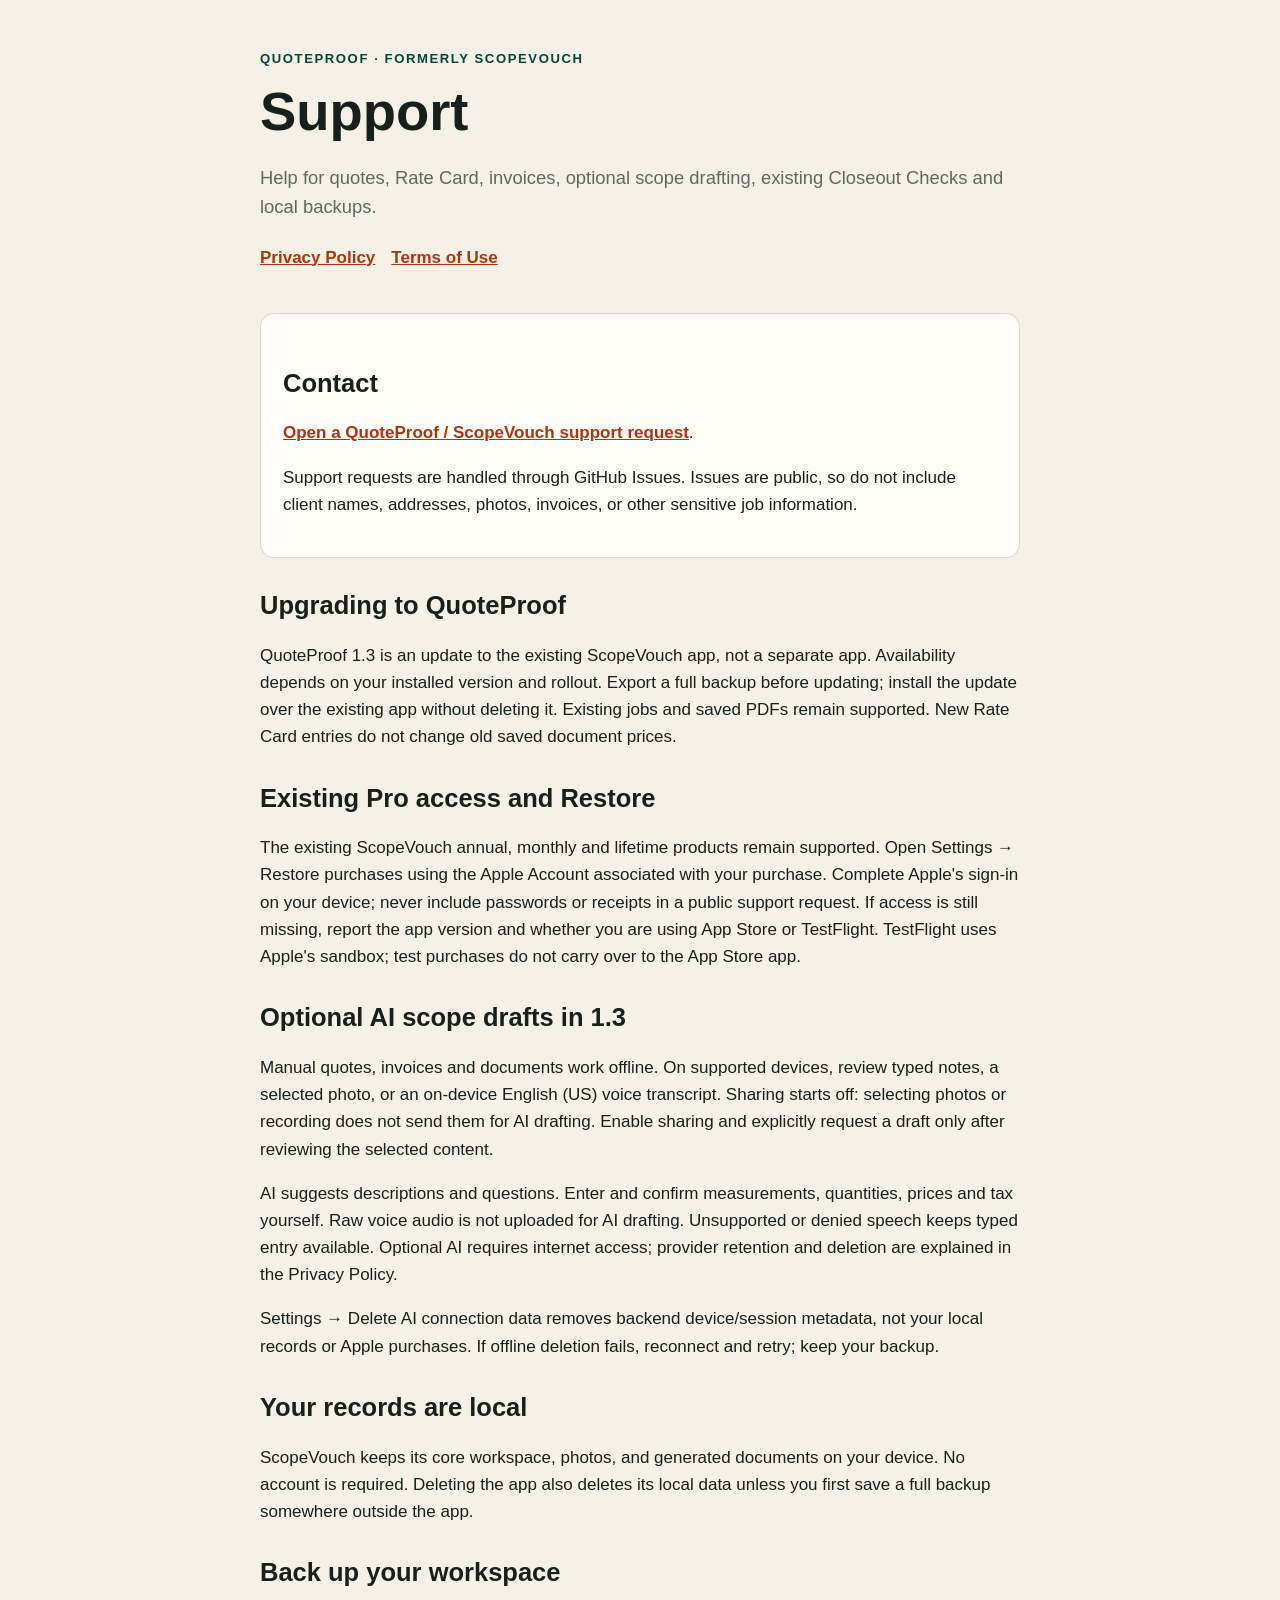
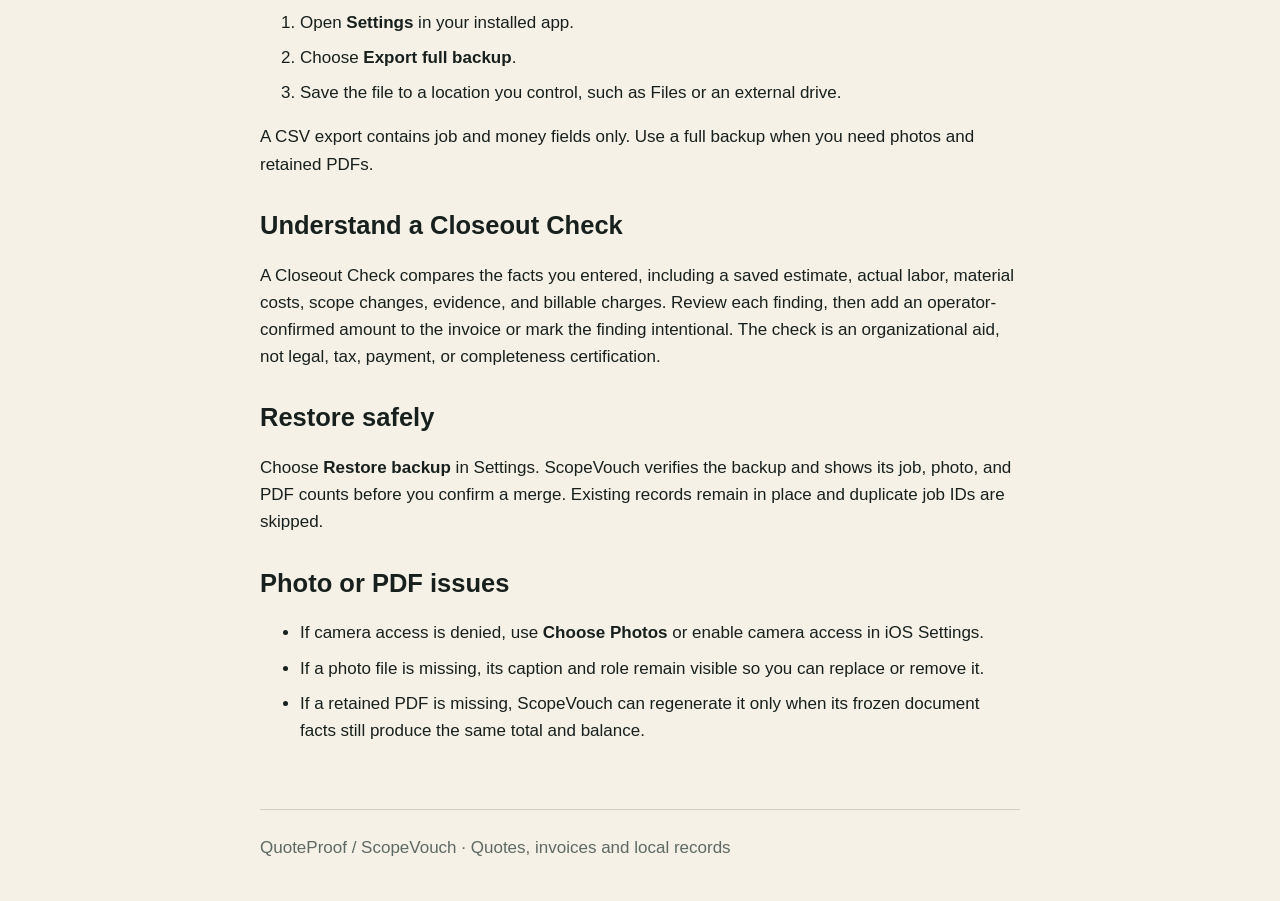
<file: index.html>
<!doctype html>
<html lang="en-US">
<head>
  <meta charset="utf-8">
  <meta name="viewport" content="width=device-width, initial-scale=1">
  <meta name="description" content="QuoteProof and legacy ScopeVouch support, quotes, invoices, Pro, and local data guidance.">
  <title>QuoteProof / ScopeVouch Support</title>
  <link rel="stylesheet" href="styles.css">
</head>
<body>
  <header>
    <div class="brand">QuoteProof · formerly ScopeVouch</div>
    <h1>Support</h1>
    <p class="lede">Help for quotes, Rate Card, invoices, optional scope drafting, existing Closeout Checks and local backups.</p>
    <nav aria-label="Support pages">
      <a href="privacy.html">Privacy Policy</a>
      <a href="terms.html">Terms of Use</a>
    </nav>
  </header>
  <main>
    <section class="card">
      <h2>Contact</h2>
      <p><a href="https://github.com/khoanguyen1192/ScopeVouch-Support/issues/new">Open a QuoteProof / ScopeVouch support request</a>.</p>
      <p>Support requests are handled through GitHub Issues. Issues are public, so do not include client names, addresses, photos, invoices, or other sensitive job information.</p>
    </section>
    <h2>Upgrading to QuoteProof</h2>
    <p>QuoteProof 1.3 is an update to the existing ScopeVouch app, not a separate app. Availability depends on your installed version and rollout. Export a full backup before updating; install the update over the existing app without deleting it. Existing jobs and saved PDFs remain supported. New Rate Card entries do not change old saved document prices.</p>
    <h2>Existing Pro access and Restore</h2>
    <p>The existing ScopeVouch annual, monthly and lifetime products remain supported. Open Settings → Restore purchases using the Apple Account associated with your purchase. Complete Apple's sign-in on your device; never include passwords or receipts in a public support request. If access is still missing, report the app version and whether you are using App Store or TestFlight. TestFlight uses Apple's sandbox; test purchases do not carry over to the App Store app.</p>
    <h2>Optional AI scope drafts in 1.3</h2>
    <p>Manual quotes, invoices and documents work offline. On supported devices, review typed notes, a selected photo, or an on-device English (US) voice transcript. Sharing starts off: selecting photos or recording does not send them for AI drafting. Enable sharing and explicitly request a draft only after reviewing the selected content.</p>
    <p>AI suggests descriptions and questions. Enter and confirm measurements, quantities, prices and tax yourself. Raw voice audio is not uploaded for AI drafting. Unsupported or denied speech keeps typed entry available. Optional AI requires internet access; provider retention and deletion are explained in the Privacy Policy.</p>
    <p>Settings → Delete AI connection data removes backend device/session metadata, not your local records or Apple purchases. If offline deletion fails, reconnect and retry; keep your backup.</p>
    <h2>Your records are local</h2>
    <p>ScopeVouch keeps its core workspace, photos, and generated documents on your device. No account is required. Deleting the app also deletes its local data unless you first save a full backup somewhere outside the app.</p>
    <h2>Back up your workspace</h2>
    <ol>
      <li>Open <strong>Settings</strong> in your installed app.</li>
      <li>Choose <strong>Export full backup</strong>.</li>
      <li>Save the file to a location you control, such as Files or an external drive.</li>
    </ol>
    <p>A CSV export contains job and money fields only. Use a full backup when you need photos and retained PDFs.</p>
    <h2>Understand a Closeout Check</h2>
    <p>A Closeout Check compares the facts you entered, including a saved estimate, actual labor, material costs, scope changes, evidence, and billable charges. Review each finding, then add an operator-confirmed amount to the invoice or mark the finding intentional. The check is an organizational aid, not legal, tax, payment, or completeness certification.</p>
    <h2>Restore safely</h2>
    <p>Choose <strong>Restore backup</strong> in Settings. ScopeVouch verifies the backup and shows its job, photo, and PDF counts before you confirm a merge. Existing records remain in place and duplicate job IDs are skipped.</p>
    <h2>Photo or PDF issues</h2>
    <ul>
      <li>If camera access is denied, use <strong>Choose Photos</strong> or enable camera access in iOS Settings.</li>
      <li>If a photo file is missing, its caption and role remain visible so you can replace or remove it.</li>
      <li>If a retained PDF is missing, ScopeVouch can regenerate it only when its frozen document facts still produce the same total and balance.</li>
    </ul>
  </main>
  <footer>QuoteProof / ScopeVouch · Quotes, invoices and local records</footer>
</body>
</html>
</file>
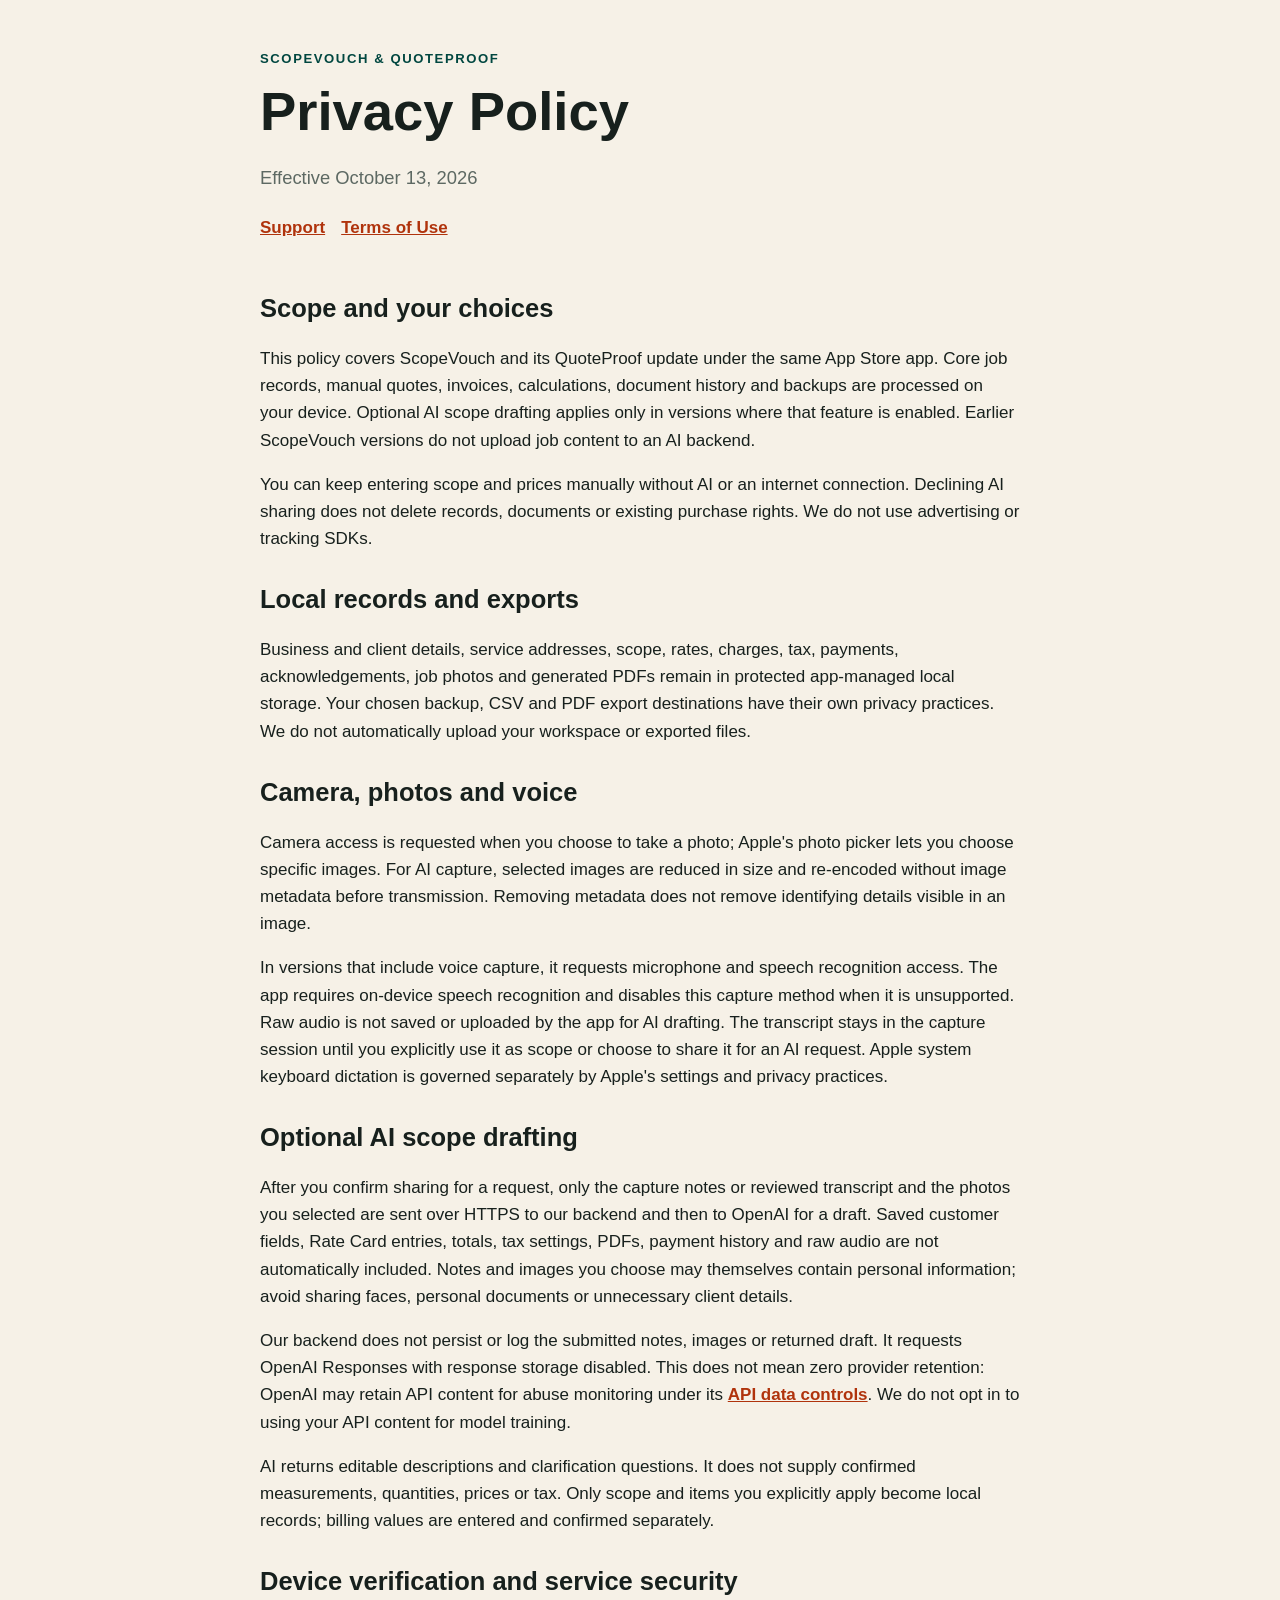
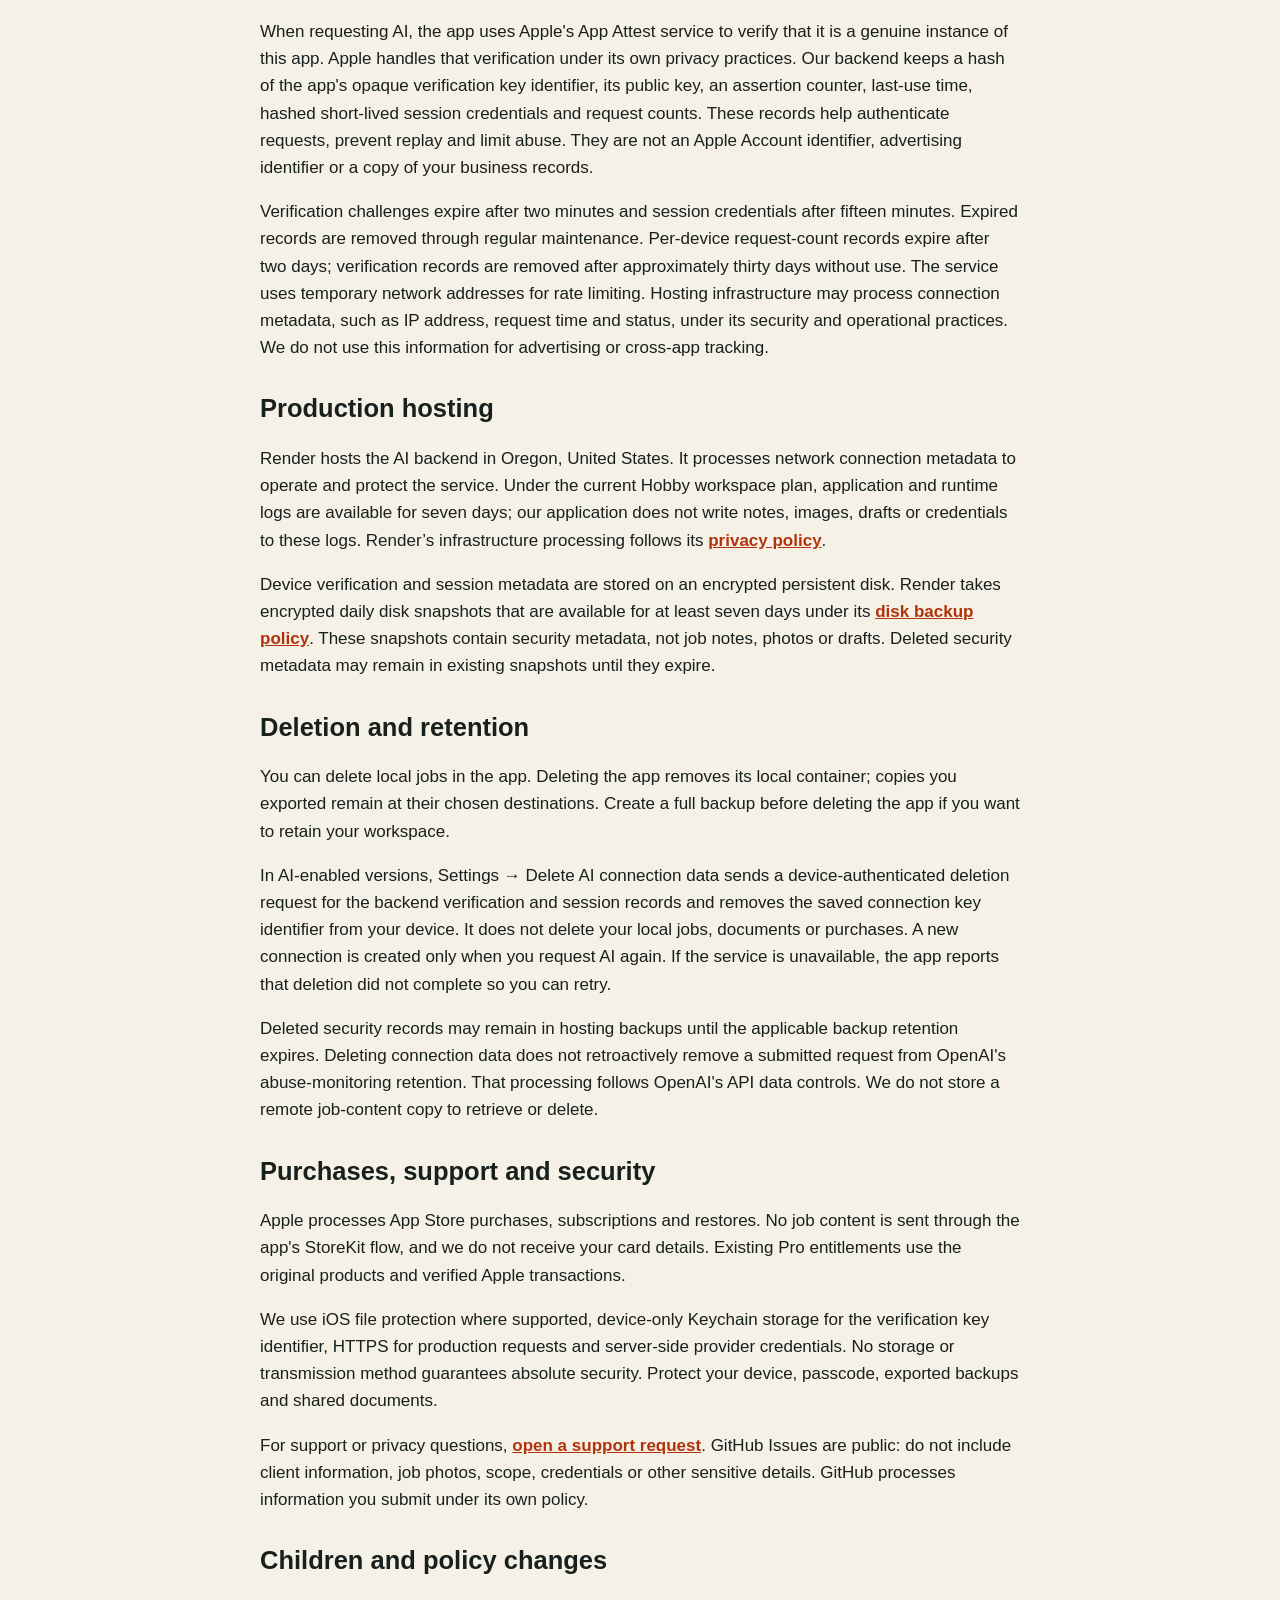
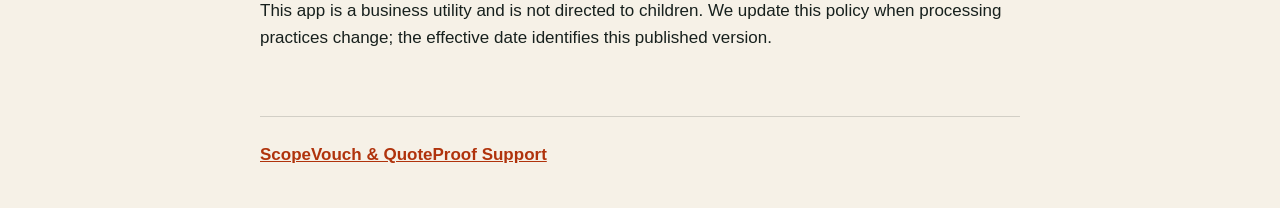
<file: privacy.html>
<!doctype html>
<html lang="en-US">
<head>
  <meta charset="utf-8">
  <meta name="viewport" content="width=device-width, initial-scale=1">
  <title>ScopeVouch &amp; QuoteProof Privacy Policy</title>
  <link rel="stylesheet" href="styles.css">
</head>
<body>
  <header>
    <div class="brand">ScopeVouch &amp; QuoteProof</div>
    <h1>Privacy Policy</h1>
    <p class="lede">Effective October 13, 2026</p>
    <nav aria-label="Support pages"><a href="index.html">Support</a><a href="terms.html">Terms of Use</a></nav>
  </header>
  <main>
    <h2>Scope and your choices</h2>
    <p>This policy covers ScopeVouch and its QuoteProof update under the same App Store app. Core job records, manual quotes, invoices, calculations, document history and backups are processed on your device. Optional AI scope drafting applies only in versions where that feature is enabled. Earlier ScopeVouch versions do not upload job content to an AI backend.</p>
    <p>You can keep entering scope and prices manually without AI or an internet connection. Declining AI sharing does not delete records, documents or existing purchase rights. We do not use advertising or tracking SDKs.</p>
    <h2>Local records and exports</h2>
    <p>Business and client details, service addresses, scope, rates, charges, tax, payments, acknowledgements, job photos and generated PDFs remain in protected app-managed local storage. Your chosen backup, CSV and PDF export destinations have their own privacy practices. We do not automatically upload your workspace or exported files.</p>
    <h2>Camera, photos and voice</h2>
    <p>Camera access is requested when you choose to take a photo; Apple's photo picker lets you choose specific images. For AI capture, selected images are reduced in size and re-encoded without image metadata before transmission. Removing metadata does not remove identifying details visible in an image.</p>
    <p>In versions that include voice capture, it requests microphone and speech recognition access. The app requires on-device speech recognition and disables this capture method when it is unsupported. Raw audio is not saved or uploaded by the app for AI drafting. The transcript stays in the capture session until you explicitly use it as scope or choose to share it for an AI request. Apple system keyboard dictation is governed separately by Apple's settings and privacy practices.</p>
    <h2>Optional AI scope drafting</h2>
    <p>After you confirm sharing for a request, only the capture notes or reviewed transcript and the photos you selected are sent over HTTPS to our backend and then to OpenAI for a draft. Saved customer fields, Rate Card entries, totals, tax settings, PDFs, payment history and raw audio are not automatically included. Notes and images you choose may themselves contain personal information; avoid sharing faces, personal documents or unnecessary client details.</p>
    <p>Our backend does not persist or log the submitted notes, images or returned draft. It requests OpenAI Responses with response storage disabled. This does not mean zero provider retention: OpenAI may retain API content for abuse monitoring under its <a href="https://developers.openai.com/api/docs/guides/your-data">API data controls</a>. We do not opt in to using your API content for model training.</p>
    <p>AI returns editable descriptions and clarification questions. It does not supply confirmed measurements, quantities, prices or tax. Only scope and items you explicitly apply become local records; billing values are entered and confirmed separately.</p>
    <h2>Device verification and service security</h2>
    <p>When requesting AI, the app uses Apple's App Attest service to verify that it is a genuine instance of this app. Apple handles that verification under its own privacy practices. Our backend keeps a hash of the app's opaque verification key identifier, its public key, an assertion counter, last-use time, hashed short-lived session credentials and request counts. These records help authenticate requests, prevent replay and limit abuse. They are not an Apple Account identifier, advertising identifier or a copy of your business records.</p>
    <p>Verification challenges expire after two minutes and session credentials after fifteen minutes. Expired records are removed through regular maintenance. Per-device request-count records expire after two days; verification records are removed after approximately thirty days without use. The service uses temporary network addresses for rate limiting. Hosting infrastructure may process connection metadata, such as IP address, request time and status, under its security and operational practices. We do not use this information for advertising or cross-app tracking.</p>
    <h2>Production hosting</h2>
    <p>Render hosts the AI backend in Oregon, United States. It processes network connection metadata to operate and protect the service. Under the current Hobby workspace plan, application and runtime logs are available for seven days; our application does not write notes, images, drafts or credentials to these logs. Render’s infrastructure processing follows its <a href="https://render.com/privacy">privacy policy</a>.</p>
    <p>Device verification and session metadata are stored on an encrypted persistent disk. Render takes encrypted daily disk snapshots that are available for at least seven days under its <a href="https://render.com/docs/disks">disk backup policy</a>. These snapshots contain security metadata, not job notes, photos or drafts. Deleted security metadata may remain in existing snapshots until they expire.</p>
    <h2>Deletion and retention</h2>
    <p>You can delete local jobs in the app. Deleting the app removes its local container; copies you exported remain at their chosen destinations. Create a full backup before deleting the app if you want to retain your workspace.</p>
    <p>In AI-enabled versions, Settings → Delete AI connection data sends a device-authenticated deletion request for the backend verification and session records and removes the saved connection key identifier from your device. It does not delete your local jobs, documents or purchases. A new connection is created only when you request AI again. If the service is unavailable, the app reports that deletion did not complete so you can retry.</p>
    <p>Deleted security records may remain in hosting backups until the applicable backup retention expires. Deleting connection data does not retroactively remove a submitted request from OpenAI's abuse-monitoring retention. That processing follows OpenAI's API data controls. We do not store a remote job-content copy to retrieve or delete.</p>
    <h2>Purchases, support and security</h2>
    <p>Apple processes App Store purchases, subscriptions and restores. No job content is sent through the app's StoreKit flow, and we do not receive your card details. Existing Pro entitlements use the original products and verified Apple transactions.</p>
    <p>We use iOS file protection where supported, device-only Keychain storage for the verification key identifier, HTTPS for production requests and server-side provider credentials. No storage or transmission method guarantees absolute security. Protect your device, passcode, exported backups and shared documents.</p>
    <p>For support or privacy questions, <a href="https://github.com/khoanguyen1192/ScopeVouch-Support/issues/new">open a support request</a>. GitHub Issues are public: do not include client information, job photos, scope, credentials or other sensitive details. GitHub processes information you submit under its own policy.</p>
    <h2>Children and policy changes</h2>
    <p>This app is a business utility and is not directed to children. We update this policy when processing practices change; the effective date identifies this published version.</p>
  </main>
  <footer><a href="index.html">ScopeVouch &amp; QuoteProof Support</a></footer>
</body>
</html>
</file>
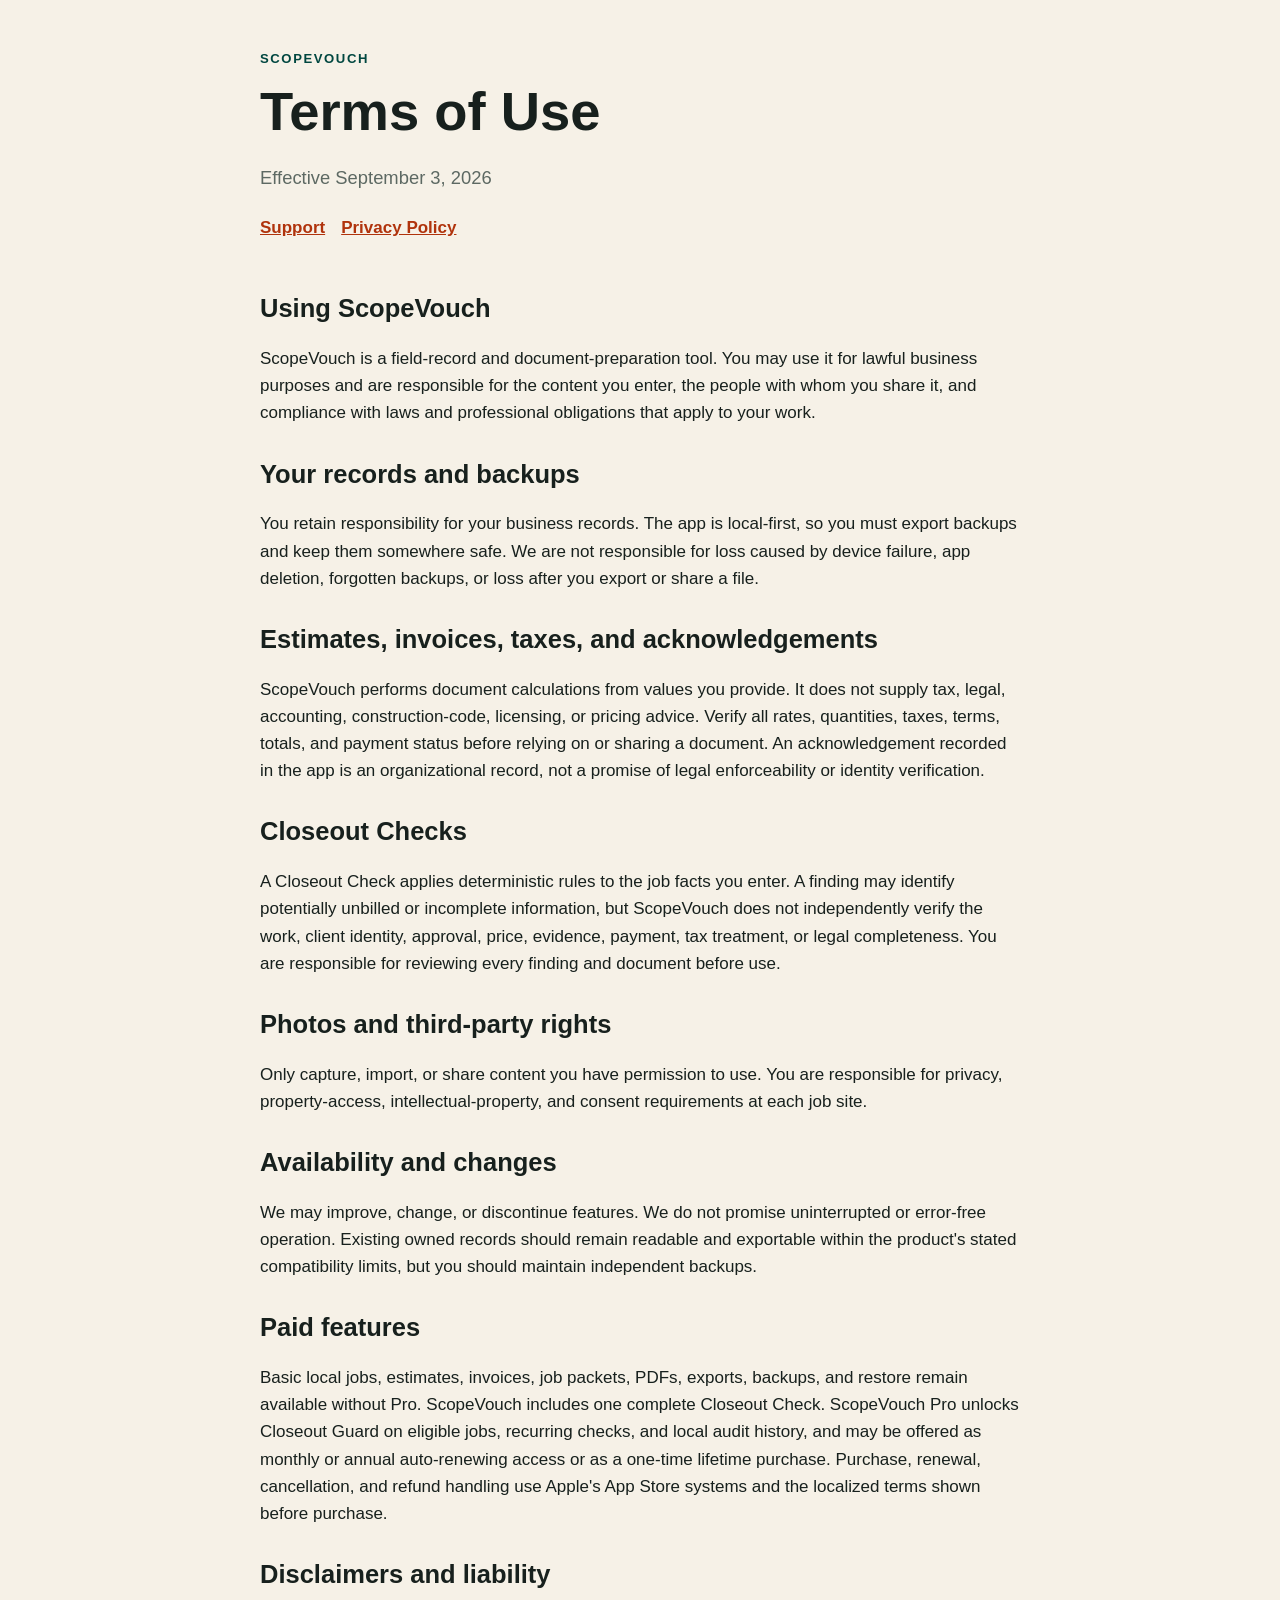
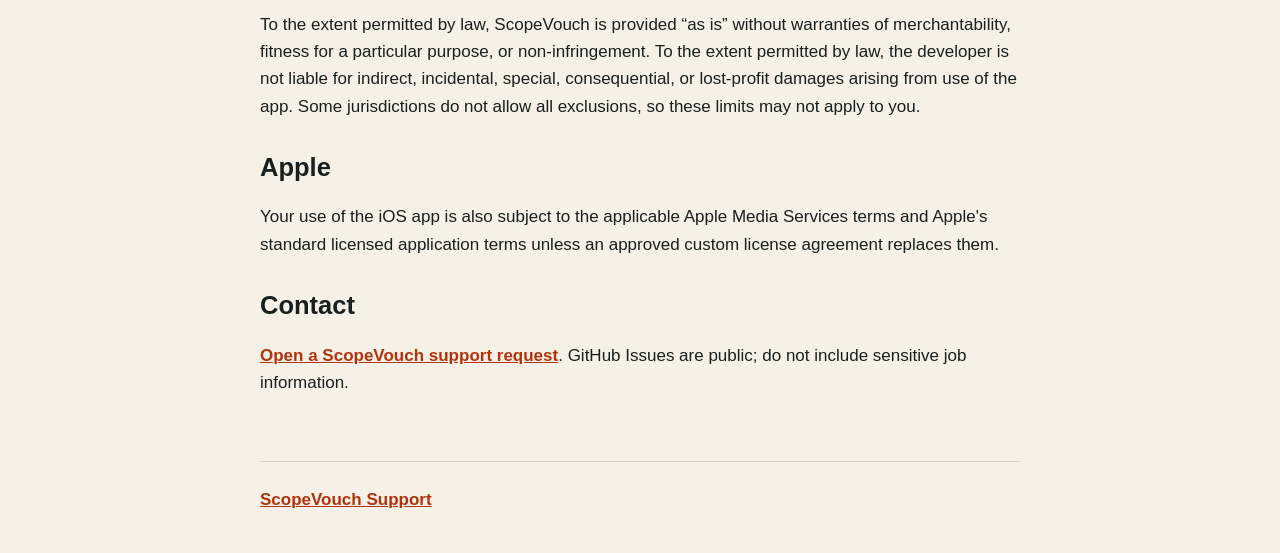
<file: terms.html>
<!doctype html>
<html lang="en-US">
<head>
  <meta charset="utf-8">
  <meta name="viewport" content="width=device-width, initial-scale=1">
  <title>ScopeVouch Terms of Use</title>
  <link rel="stylesheet" href="styles.css">
</head>
<body>
  <header>
    <div class="brand">ScopeVouch</div>
    <h1>Terms of Use</h1>
    <p class="lede">Effective September 3, 2026</p>
    <nav aria-label="Support pages"><a href="index.html">Support</a><a href="privacy.html">Privacy Policy</a></nav>
  </header>
  <main>
    <h2>Using ScopeVouch</h2>
    <p>ScopeVouch is a field-record and document-preparation tool. You may use it for lawful business purposes and are responsible for the content you enter, the people with whom you share it, and compliance with laws and professional obligations that apply to your work.</p>
    <h2>Your records and backups</h2>
    <p>You retain responsibility for your business records. The app is local-first, so you must export backups and keep them somewhere safe. We are not responsible for loss caused by device failure, app deletion, forgotten backups, or loss after you export or share a file.</p>
    <h2>Estimates, invoices, taxes, and acknowledgements</h2>
    <p>ScopeVouch performs document calculations from values you provide. It does not supply tax, legal, accounting, construction-code, licensing, or pricing advice. Verify all rates, quantities, taxes, terms, totals, and payment status before relying on or sharing a document. An acknowledgement recorded in the app is an organizational record, not a promise of legal enforceability or identity verification.</p>
    <h2>Closeout Checks</h2>
    <p>A Closeout Check applies deterministic rules to the job facts you enter. A finding may identify potentially unbilled or incomplete information, but ScopeVouch does not independently verify the work, client identity, approval, price, evidence, payment, tax treatment, or legal completeness. You are responsible for reviewing every finding and document before use.</p>
    <h2>Photos and third-party rights</h2>
    <p>Only capture, import, or share content you have permission to use. You are responsible for privacy, property-access, intellectual-property, and consent requirements at each job site.</p>
    <h2>Availability and changes</h2>
    <p>We may improve, change, or discontinue features. We do not promise uninterrupted or error-free operation. Existing owned records should remain readable and exportable within the product's stated compatibility limits, but you should maintain independent backups.</p>
    <h2>Paid features</h2>
    <p>Basic local jobs, estimates, invoices, job packets, PDFs, exports, backups, and restore remain available without Pro. ScopeVouch includes one complete Closeout Check. ScopeVouch Pro unlocks Closeout Guard on eligible jobs, recurring checks, and local audit history, and may be offered as monthly or annual auto-renewing access or as a one-time lifetime purchase. Purchase, renewal, cancellation, and refund handling use Apple's App Store systems and the localized terms shown before purchase.</p>
    <h2>Disclaimers and liability</h2>
    <p>To the extent permitted by law, ScopeVouch is provided “as is” without warranties of merchantability, fitness for a particular purpose, or non-infringement. To the extent permitted by law, the developer is not liable for indirect, incidental, special, consequential, or lost-profit damages arising from use of the app. Some jurisdictions do not allow all exclusions, so these limits may not apply to you.</p>
    <h2>Apple</h2>
    <p>Your use of the iOS app is also subject to the applicable Apple Media Services terms and Apple's standard licensed application terms unless an approved custom license agreement replaces them.</p>
    <h2>Contact</h2>
    <p><a href="https://github.com/khoanguyen1192/ScopeVouch-Support/issues/new">Open a ScopeVouch support request</a>. GitHub Issues are public; do not include sensitive job information.</p>
  </main>
  <footer><a href="index.html">ScopeVouch Support</a></footer>
</body>
</html>
</file>
<file: styles.css>
:root {
  color-scheme: light dark;
  --canvas: #f6f1e7;
  --surface: #fffdf8;
  --ink: #17201d;
  --muted: #5d6963;
  --action: #b0330c;
  --ready: #004740;
  --line: color-mix(in srgb, var(--ink) 16%, transparent);
}

* { box-sizing: border-box; }

body {
  margin: 0;
  background: var(--canvas);
  color: var(--ink);
  font: 17px/1.6 -apple-system, BlinkMacSystemFont, "Segoe UI", sans-serif;
}

header, main, footer {
  width: min(760px, calc(100% - 40px));
  margin-inline: auto;
}

header { padding: 48px 0 20px; }
main { padding-bottom: 48px; }
footer {
  border-top: 1px solid var(--line);
  padding: 24px 0 40px;
  color: var(--muted);
}

.brand {
  color: var(--ready);
  font-size: .82rem;
  font-weight: 800;
  letter-spacing: .12em;
  text-transform: uppercase;
}

h1, h2 { line-height: 1.2; }
h1 { margin: 10px 0; font-size: clamp(2rem, 7vw, 3.4rem); }
h2 { margin-top: 2rem; }

.lede { color: var(--muted); font-size: 1.15rem; }
.card {
  margin: 22px 0;
  padding: 22px;
  background: var(--surface);
  border: 1px solid var(--line);
  border-radius: 14px;
}

a { color: var(--action); font-weight: 650; }
nav { display: flex; flex-wrap: wrap; gap: 16px; margin-top: 22px; }
li + li { margin-top: .5rem; }
code { overflow-wrap: anywhere; }

@media (prefers-color-scheme: dark) {
  :root {
    --canvas: #111513;
    --surface: #1c2320;
    --ink: #f4f1e9;
    --muted: #b9c2bd;
    --action: #ff6e38;
    --ready: #5cd6c7;
  }
}
</file>
